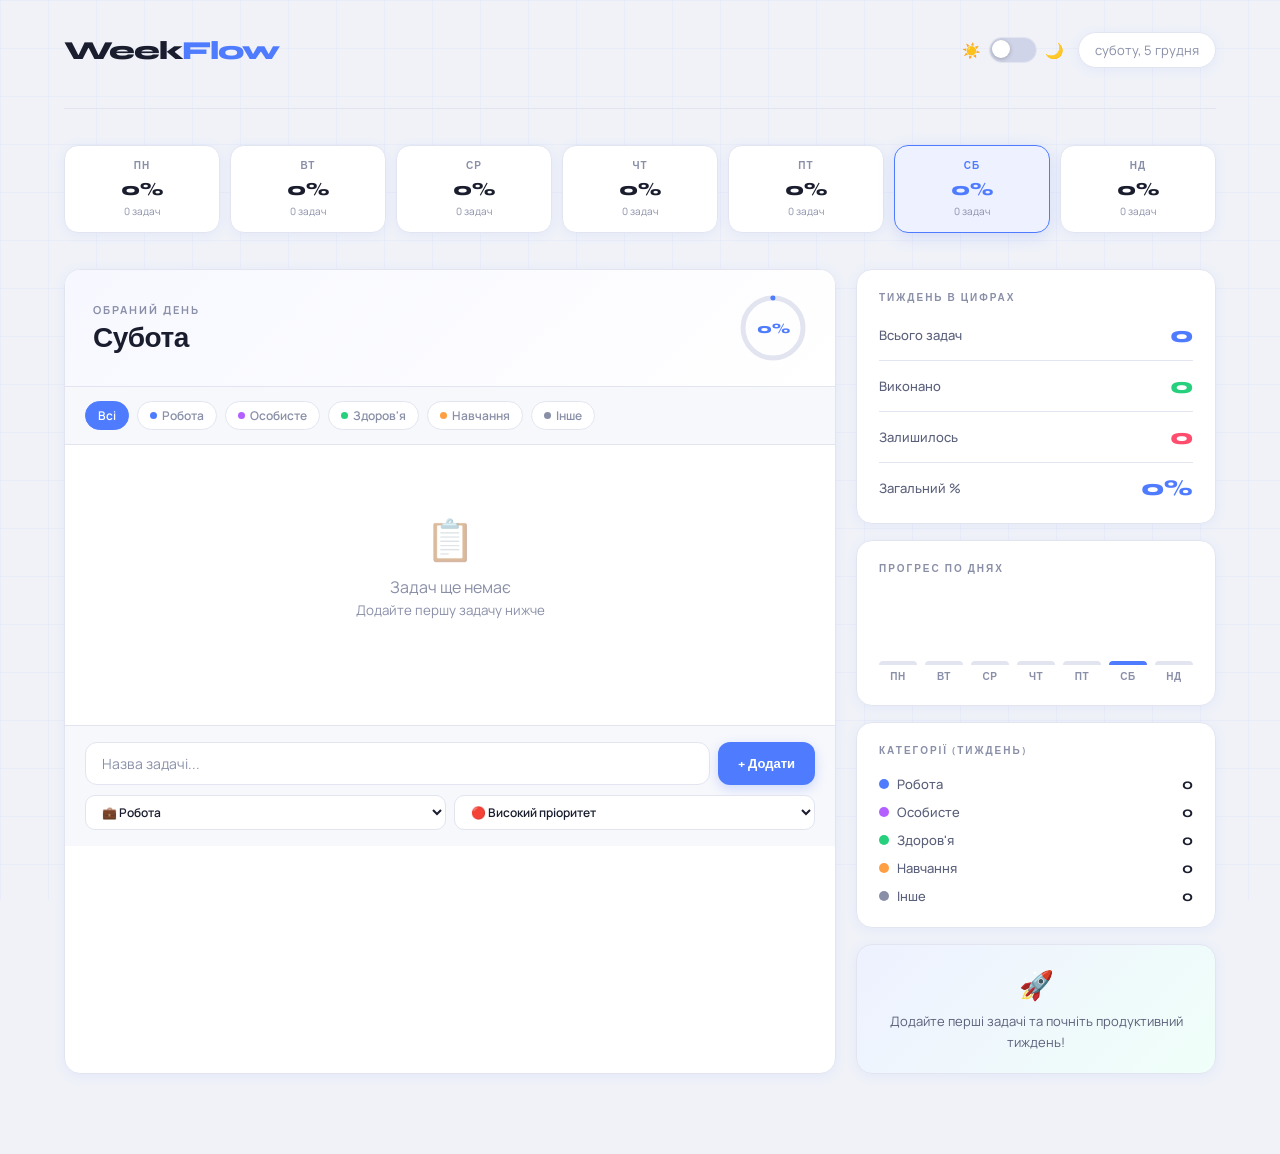
<file: index.html>
<!DOCTYPE html>
<html lang="uk">

<head>
    <meta charset="UTF-8">
    <meta name="viewport" content="width=device-width, initial-scale=1.0">
    <title>WeekFlow — Трекер задач</title>
    <link
        href="https://fonts.googleapis.com/css2?family=Syne:wght@400;600;700;800&family=Manrope:wght@300;400;500;600&display=swap"
        rel="stylesheet">
    <link rel="stylesheet" href="style.css">
</head>

<body>
    <div class="wrapper">
        <header>
            <div class="logo">Week<span>Flow</span></div>
            <div class="header-right">
                <label class="theme-toggle" title="Перемкнути тему">
                    <span class="theme-icon">&#9728;&#65039;</span>
                    <div class="toggle-switch">
                        <input type="checkbox" id="themeToggle" onchange="toggleTheme(this)">
                        <div class="toggle-track"></div>
                        <div class="toggle-thumb"></div>
                    </div>
                    <span class="theme-icon">&#127769;</span>
                </label>
                <div class="current-date" id="currentDate"></div>
            </div>
        </header>

        <div class="week-overview" id="weekOverview"></div>

        <div class="main-grid">
            <div class="day-panel">
                <div class="day-header">
                    <div>
                        <div
                            style="font-size:11px;color:var(--text-muted);letter-spacing:2px;text-transform:uppercase;margin-bottom:4px;font-weight:700;">
                            Обраний день</div>
                        <div class="day-title" id="selectedDayTitle">Понеділок</div>
                    </div>
                    <div class="day-progress-ring">
                        <svg width="68" height="68" viewBox="0 0 68 68">
                            <circle class="ring-bg" cx="34" cy="34" r="30" />
                            <circle class="ring-fill" id="ringFill" cx="34" cy="34" r="30" />
                        </svg>
                        <div class="ring-pct" id="ringPct">0%</div>
                    </div>
                </div>

                <div class="filters" id="filters">
                    <button class="filter-btn active" data-filter="all">Всі</button>
                    <button class="filter-btn" data-filter="cat-work"><span class="cat-dot"
                            style="background:var(--c-work)"></span>Робота</button>
                    <button class="filter-btn" data-filter="cat-personal"><span class="cat-dot"
                            style="background:var(--c-personal)"></span>Особисте</button>
                    <button class="filter-btn" data-filter="cat-health"><span class="cat-dot"
                            style="background:var(--c-health)"></span>Здоров'я</button>
                    <button class="filter-btn" data-filter="cat-study"><span class="cat-dot"
                            style="background:var(--c-study)"></span>Навчання</button>
                    <button class="filter-btn" data-filter="cat-other"><span class="cat-dot"
                            style="background:var(--c-other)"></span>Інше</button>
                </div>

                <div class="task-list" id="taskList"></div>

                <div class="add-form">
                    <div class="add-row-top">
                        <input class="add-input" id="taskInput" placeholder="Назва задачі..." maxlength="120">
                        <button class="add-btn" onclick="addTask()">+ Додати</button>
                    </div>
                    <div class="add-row-bottom">
                        <select class="select-styled" id="catSelect">
                            <option value="work">💼 Робота</option>
                            <option value="personal">👤 Особисте</option>
                            <option value="health">💪 Здоров'я</option>
                            <option value="study">📚 Навчання</option>
                            <option value="other">🔖 Інше</option>
                        </select>
                        <select class="select-styled" id="prioSelect">
                            <option value="high">🔴 Високий пріоритет</option>
                            <option value="mid">🟡 Середній пріоритет</option>
                            <option value="low">🟢 Низький пріоритет</option>
                        </select>
                    </div>
                </div>
            </div>

            <div class="stats-panel">
                <div class="stats-card">
                    <h3>Тиждень в цифрах</h3>
                    <div class="stat-row">
                        <span class="stat-label">Всього задач</span>
                        <span class="stat-value blue" id="statTotal">0</span>
                    </div>
                    <div class="stat-row">
                        <span class="stat-label">Виконано</span>
                        <span class="stat-value green" id="statDone">0</span>
                    </div>
                    <div class="stat-row">
                        <span class="stat-label">Залишилось</span>
                        <span class="stat-value pink" id="statLeft">0</span>
                    </div>
                    <div class="stat-row">
                        <span class="stat-label">Загальний %</span>
                        <span class="stat-value blue" id="statPct">0%</span>
                    </div>
                </div>

                <div class="stats-card">
                    <h3>Прогрес по днях</h3>
                    <div class="bar-chart" id="barChart"></div>
                </div>

                <div class="stats-card">
                    <h3>Категорії (тиждень)</h3>
                    <div class="cat-legend" id="catLegend"></div>
                </div>

                <div class="motivation" id="motivationBlock">
                    <div class="emoji">🚀</div>
                    <p>Додайте перші задачі та почніть продуктивний тиждень!</p>
                </div>
            </div>
        </div>
    </div>

<script src="main.js"></script>
</body>

</html>
</file>
<file: style.css>
:root {
    --bg: #f0f2f8;
    --surface: #ffffff;
    --surface2: #f7f8fc;
    --border: #e2e5f0;
    --border2: #d0d4e8;
    --accent: #4f7cff;
    --accent-light: #eef1ff;
    --text: #1a1d2e;
    --text-muted: #8a8fa8;
    --text-soft: #5a5f7a;
    --radius: 16px;
    --shadow: 0 2px 12px rgba(79, 124, 255, 0.08);
    --shadow-hover: 0 8px 24px rgba(79, 124, 255, 0.14);
    --p-high: #ff4d6d;
    --p-high-bg: #fff0f3;
    --p-high-border: #ffc2cc;
    --p-mid: #ff9f43;
    --p-mid-bg: #fff8f0;
    --p-mid-border: #ffd9a8;
    --p-low: #26d07c;
    --p-low-bg: #f0fef7;
    --p-low-border: #a8f0cd;
    --c-work: #4f7cff;
    --c-personal: #b45fff;
    --c-health: #26d07c;
    --c-study: #ff9f43;
    --c-other: #8a8fa8;
}

* {
    box-sizing: border-box;
    margin: 0;
    padding: 0;
}

body {
    background: var(--bg);
    color: var(--text);
    font-family: 'Manrope', sans-serif;
    min-height: 100vh;
}

body::before {
    content: '';
    position: fixed;
    inset: 0;
    background-image:
        linear-gradient(rgba(79, 124, 255, 0.04) 1px, transparent 1px),
        linear-gradient(90deg, rgba(79, 124, 255, 0.04) 1px, transparent 1px);
    background-size: 48px 48px;
    pointer-events: none;
}

.wrapper {
    position: relative;
    z-index: 1;
    max-width: 1200px;
    margin: 0 auto;
    padding: 0 24px 80px;
}

header {
    display: flex;
    align-items: center;
    justify-content: space-between;
    padding: 32px 0 40px;
    border-bottom: 1.5px solid var(--border);
    margin-bottom: 36px;
}

.logo {
    font-family: 'Syne', sans-serif;
    font-size: 26px;
    font-weight: 800;
    letter-spacing: -1px;
}

.logo span {
    color: var(--accent);
}

.current-date {
    font-size: 13px;
    color: var(--text-muted);
    background: var(--surface);
    padding: 8px 16px;
    border-radius: 100px;
    border: 1.5px solid var(--border);
    box-shadow: var(--shadow);
}

.week-overview {
    display: grid;
    grid-template-columns: repeat(7, 1fr);
    gap: 10px;
    margin-bottom: 36px;
}

.week-mini {
    background: var(--surface);
    border: 1.5px solid var(--border);
    border-radius: 14px;
    padding: 14px 10px;
    text-align: center;
    cursor: pointer;
    transition: all 0.22s ease;
    position: relative;
    overflow: hidden;
    box-shadow: var(--shadow);
}

.week-mini::after {
    content: '';
    position: absolute;
    bottom: 0;
    left: 0;
    right: 0;
    height: 3px;
    background: var(--accent);
    transform: scaleX(var(--pct, 0));
    transform-origin: left;
    transition: transform 0.5s cubic-bezier(0.34, 1.56, 0.64, 1);
}

.week-mini.active {
    border-color: var(--accent);
    background: var(--accent-light);
    box-shadow: 0 4px 16px rgba(79, 124, 255, 0.18);
}

.week-mini.today .day-abbr {
    color: var(--accent);
    font-weight: 800;
}

.week-mini:hover {
    transform: translateY(-2px);
    box-shadow: var(--shadow-hover);
}

.day-abbr {
    font-family: 'Syne', sans-serif;
    font-size: 10px;
    font-weight: 700;
    letter-spacing: 1px;
    text-transform: uppercase;
    color: var(--text-muted);
    margin-bottom: 6px;
}

.day-pct {
    font-family: 'Syne', sans-serif;
    font-size: 18px;
    font-weight: 800;
    color: var(--text);
}

.week-mini.active .day-pct {
    color: var(--accent);
}

.day-task-count {
    font-size: 10px;
    color: var(--text-muted);
    margin-top: 4px;
}

.main-grid {
    display: grid;
    grid-template-columns: 1fr 360px;
    gap: 20px;
}

@media (max-width: 900px) {
    .main-grid {
        grid-template-columns: 1fr;
    }

    .week-overview {
        grid-template-columns: repeat(4, 1fr);
    }
}

.day-panel {
    background: var(--surface);
    border: 1.5px solid var(--border);
    border-radius: var(--radius);
    box-shadow: var(--shadow);
    overflow: hidden;
}

.day-header {
    padding: 24px 28px;
    display: flex;
    align-items: center;
    justify-content: space-between;
    border-bottom: 1.5px solid var(--border);
    background: linear-gradient(135deg, #f7f8ff, #ffffff);
}

.day-title {
    font-family: 'Syne', sans-serif;
    font-size: 28px;
    font-weight: 800;
    letter-spacing: -0.5px;
}

.day-progress-ring {
    position: relative;
    width: 68px;
    height: 68px;
}

.day-progress-ring svg {
    transform: rotate(-90deg);
}

.ring-bg {
    fill: none;
    stroke: var(--border);
    stroke-width: 5;
}

.ring-fill {
    fill: none;
    stroke: var(--accent);
    stroke-width: 5;
    stroke-linecap: round;
    stroke-dasharray: 188;
    stroke-dashoffset: 188;
    transition: stroke-dashoffset 0.7s cubic-bezier(0.34, 1.56, 0.64, 1);
}

.ring-pct {
    position: absolute;
    inset: 0;
    display: flex;
    align-items: center;
    justify-content: center;
    font-family: 'Syne', sans-serif;
    font-size: 14px;
    font-weight: 800;
    color: var(--accent);
}

.filters {
    display: flex;
    gap: 8px;
    padding: 14px 20px;
    border-bottom: 1.5px solid var(--border);
    flex-wrap: wrap;
    background: var(--surface2);
}

.filter-btn {
    padding: 5px 12px;
    border-radius: 100px;
    border: 1.5px solid var(--border);
    background: var(--surface);
    font-family: 'Manrope', sans-serif;
    font-size: 12px;
    font-weight: 600;
    color: var(--text-muted);
    cursor: pointer;
    transition: all 0.18s;
    display: flex;
    align-items: center;
    gap: 5px;
}

.filter-btn.active {
    background: var(--accent);
    border-color: var(--accent);
    color: #fff;
}

.filter-btn:hover:not(.active) {
    border-color: var(--accent);
    color: var(--accent);
}

.cat-dot {
    display: inline-block;
    width: 7px;
    height: 7px;
    border-radius: 50%;
}

.task-list {
    padding: 16px 20px;
    min-height: 280px;
}

.task-empty {
    text-align: center;
    padding: 50px 20px;
    color: var(--text-muted);
}

.task-empty .empty-icon {
    font-size: 40px;
    margin-bottom: 10px;
    opacity: 0.5;
}

.task-item {
    display: flex;
    align-items: center;
    gap: 12px;
    padding: 12px 14px;
    border-radius: 12px;
    background: var(--surface2);
    border: 1.5px solid var(--border);
    margin-bottom: 8px;
    transition: all 0.2s ease;
    animation: slideIn 0.28s ease;
    position: relative;
    overflow: hidden;
}

.task-item::before {
    content: '';
    position: absolute;
    left: 0;
    top: 0;
    bottom: 0;
    width: 3px;
}

.task-item.priority-high::before {
    background: var(--p-high);
}

.task-item.priority-mid::before {
    background: var(--p-mid);
}

.task-item.priority-low::before {
    background: var(--p-low);
}

.task-item.priority-high {
    border-color: var(--p-high-border);
    background: var(--p-high-bg);
}

.task-item.priority-mid {
    border-color: var(--p-mid-border);
    background: var(--p-mid-bg);
}

.task-item.priority-low {
    border-color: var(--p-low-border);
    background: var(--p-low-bg);
}

.task-item:hover {
    transform: translateX(3px);
    box-shadow: var(--shadow);
}

@keyframes slideIn {
    from {
        opacity: 0;
        transform: translateX(-10px);
    }

    to {
        opacity: 1;
        transform: translateX(0);
    }
}

.task-checkbox {
    width: 20px;
    height: 20px;
    border-radius: 6px;
    border: 2px solid var(--border2);
    cursor: pointer;
    flex-shrink: 0;
    display: flex;
    align-items: center;
    justify-content: center;
    transition: all 0.2s;
    background: var(--surface);
}

.task-checkbox.checked {
    background: var(--accent);
    border-color: var(--accent);
}

.task-checkbox.checked::after {
    content: '✓';
    color: #fff;
    font-size: 11px;
    font-weight: 800;
}

.task-body {
    flex: 1;
    min-width: 0;
}

.task-meta {
    display: flex;
    align-items: center;
    gap: 6px;
    margin-bottom: 3px;
}

.task-cat-badge,
.task-priority-badge {
    font-size: 10px;
    font-weight: 700;
    padding: 2px 7px;
    border-radius: 100px;
}

.badge-work {
    background: #eef1ff;
    color: var(--c-work);
}

.badge-personal {
    background: #f7eeff;
    color: var(--c-personal);
}

.badge-health {
    background: #edfff7;
    color: var(--c-health);
}

.badge-study {
    background: #fff8ee;
    color: var(--c-study);
}

.badge-other {
    background: #f4f4f8;
    color: var(--c-other);
}

.badge-high {
    background: var(--p-high-bg);
    color: var(--p-high);
}

.badge-mid {
    background: var(--p-mid-bg);
    color: var(--p-mid);
}

.badge-low {
    background: var(--p-low-bg);
    color: var(--p-low);
}

.task-text {
    font-size: 14px;
    font-weight: 500;
    color: var(--text);
    white-space: nowrap;
    overflow: hidden;
    text-overflow: ellipsis;
}

.task-text.done {
    text-decoration: line-through;
    color: var(--text-muted);
}

.task-delete {
    width: 26px;
    height: 26px;
    border-radius: 8px;
    border: none;
    background: transparent;
    color: var(--text-muted);
    cursor: pointer;
    display: flex;
    align-items: center;
    justify-content: center;
    font-size: 16px;
    opacity: 0;
    transition: all 0.18s;
    flex-shrink: 0;
}

.task-item:hover .task-delete {
    opacity: 1;
}

.task-delete:hover {
    background: var(--p-high-bg);
    color: var(--p-high);
}

.add-form {
    padding: 16px 20px;
    border-top: 1.5px solid var(--border);
    background: var(--surface2);
}

.add-row-top {
    display: flex;
    gap: 8px;
    margin-bottom: 10px;
}

.add-input {
    flex: 1;
    background: var(--surface);
    border: 1.5px solid var(--border);
    border-radius: 12px;
    padding: 11px 16px;
    color: var(--text);
    font-family: 'Manrope', sans-serif;
    font-size: 14px;
    outline: none;
    transition: border-color 0.2s;
}

.add-input:focus {
    border-color: var(--accent);
}

.add-input::placeholder {
    color: var(--text-muted);
}

.add-btn {
    background: var(--accent);
    color: #fff;
    border: none;
    border-radius: 12px;
    padding: 11px 20px;
    font-family: 'Syne', sans-serif;
    font-size: 13px;
    font-weight: 700;
    cursor: pointer;
    transition: all 0.2s;
    box-shadow: 0 4px 12px rgba(79, 124, 255, 0.25);
}

.add-btn:hover {
    transform: scale(1.04);
    box-shadow: 0 6px 18px rgba(79, 124, 255, 0.35);
}

.add-row-bottom {
    display: flex;
    gap: 8px;
}

.select-styled {
    background: var(--surface);
    border: 1.5px solid var(--border);
    border-radius: 10px;
    padding: 7px 12px;
    font-family: 'Manrope', sans-serif;
    font-size: 12px;
    font-weight: 600;
    color: var(--text);
    cursor: pointer;
    outline: none;
    transition: border-color 0.2s;
    flex: 1;
}

.select-styled:focus {
    border-color: var(--accent);
}

.stats-panel {
    display: flex;
    flex-direction: column;
    gap: 16px;
}

.stats-card {
    background: var(--surface);
    border: 1.5px solid var(--border);
    border-radius: var(--radius);
    padding: 22px;
    box-shadow: var(--shadow);
}

.stats-card h3 {
    font-family: 'Syne', sans-serif;
    font-size: 10px;
    font-weight: 700;
    letter-spacing: 2px;
    text-transform: uppercase;
    color: var(--text-muted);
    margin-bottom: 18px;
}

.stat-row {
    display: flex;
    justify-content: space-between;
    align-items: center;
    margin-bottom: 12px;
    padding-bottom: 12px;
    border-bottom: 1px solid var(--border);
}

.stat-row:last-child {
    margin-bottom: 0;
    padding-bottom: 0;
    border-bottom: none;
}

.stat-label {
    font-size: 13px;
    color: var(--text-soft);
    font-weight: 500;
}

.stat-value {
    font-family: 'Syne', sans-serif;
    font-size: 22px;
    font-weight: 800;
}

.stat-value.blue {
    color: var(--accent);
}

.stat-value.green {
    color: var(--p-low);
}

.stat-value.pink {
    color: var(--p-high);
}

.bar-chart {
    display: flex;
    align-items: flex-end;
    gap: 8px;
    height: 90px;
}

.bar-wrap {
    flex: 1;
    display: flex;
    flex-direction: column;
    align-items: center;
    gap: 6px;
    height: 100%;
    cursor: pointer;
}

.bar-col {
    flex: 1;
    width: 100%;
    display: flex;
    align-items: flex-end;
}

.bar-fill {
    width: 100%;
    background: var(--border);
    border-radius: 6px 6px 0 0;
    transition: height 0.5s cubic-bezier(0.34, 1.56, 0.64, 1);
    min-height: 4px;
}

.bar-fill.active {
    background: var(--accent);
}

.bar-fill.has-data {
    background: #bfd0ff;
}

.bar-label {
    font-size: 10px;
    font-weight: 700;
    letter-spacing: 0.5px;
    color: var(--text-muted);
    font-family: 'Syne', sans-serif;
    text-transform: uppercase;
}

.cat-legend {
    display: flex;
    flex-direction: column;
    gap: 10px;
}

.cat-legend-row {
    display: flex;
    align-items: center;
    justify-content: space-between;
}

.cat-legend-left {
    display: flex;
    align-items: center;
    gap: 8px;
    font-size: 13px;
    color: var(--text-soft);
    font-weight: 500;
}

.cat-color-dot {
    width: 10px;
    height: 10px;
    border-radius: 50%;
    flex-shrink: 0;
}

.cat-count {
    font-family: 'Syne', sans-serif;
    font-size: 15px;
    font-weight: 700;
    color: var(--text);
}

.motivation {
    background: linear-gradient(135deg, #eef1ff, #f0fff9);
    border: 1.5px solid var(--border);
    border-radius: var(--radius);
    padding: 20px 22px;
    text-align: center;
    box-shadow: var(--shadow);
}

.motivation .emoji {
    font-size: 28px;
    margin-bottom: 8px;
}

.motivation p {
    font-size: 13px;
    color: var(--text-soft);
    line-height: 1.6;
}

.motivation strong {
    color: var(--accent);
}

/* Dark theme */
body.dark {
    --bg: #0f1117;
    --surface: #1a1d2b;
    --surface2: #141720;
    --border: #2a2d3e;
    --border2: #3a3d50;
    --accent: #a3ff47;
    --accent-light: #1e2a10;
    --text: #e8eaf2;
    --text-muted: #5a5f7a;
    --text-soft: #9a9fb8;
    --shadow: 0 2px 12px rgba(0, 0, 0, 0.4);
    --shadow-hover: 0 8px 24px rgba(0, 0, 0, 0.5);
    --p-high: #ff4d6d;
    --p-high-bg: #1e0d12;
    --p-high-border: #3d1520;
    --p-mid: #ff9f43;
    --p-mid-bg: #1e1508;
    --p-mid-border: #3d2a10;
    --p-low: #26d07c;
    --p-low-bg: #0a1e14;
    --p-low-border: #123320;
}

body.dark .logo span {
    color: var(--accent);
}

body.dark .add-btn {
    background: var(--accent);
    color: #0f1117;
    box-shadow: 0 4px 16px rgba(163, 255, 71, 0.25);
}

body.dark .add-btn:hover {
    box-shadow: 0 6px 22px rgba(163, 255, 71, 0.38);
}

body.dark .filter-btn.active {
    background: var(--accent);
    border-color: var(--accent);
    color: #0f1117;
}

body.dark .week-mini.active {
    border-color: var(--accent);
    background: var(--accent-light);
    box-shadow: 0 4px 16px rgba(163, 255, 71, 0.18);
}

body.dark .week-mini.active .day-pct {
    color: var(--accent);
}

body.dark .week-mini.today .day-abbr {
    color: var(--accent);
}

body.dark .ring-fill {
    stroke: var(--accent);
}

body.dark .ring-pct {
    color: var(--accent);
}

body.dark .task-checkbox.checked {
    background: var(--accent);
    border-color: var(--accent);
}

body.dark .task-checkbox.checked::after {
    color: #0f1117;
}

body.dark .stat-value.blue {
    color: var(--accent);
}

body.dark .bar-fill.active {
    background: var(--accent);
}

body.dark .bar-fill.has-data {
    background: #2a3d1a;
}

body.dark .motivation {
    background: linear-gradient(135deg, #1a1d2b, #141e14);
}

body.dark .motivation strong {
    color: var(--accent);
}

body.dark .day-header {
    background: linear-gradient(135deg, #1a1d2b, #141720);
}

body.dark .badge-work {
    background: #1a2040;
    color: #6a9fff;
}

body.dark .badge-personal {
    background: #2a1540;
    color: #c47fff;
}

body.dark .badge-health {
    background: #0d2018;
    color: #40e090;
}

body.dark .badge-study {
    background: #201808;
    color: #ffb060;
}

body.dark .badge-other {
    background: #1a1d2b;
    color: #7a7f98;
}

body.dark .badge-high {
    background: var(--p-high-bg);
    color: var(--p-high);
}

body.dark .badge-mid {
    background: var(--p-mid-bg);
    color: var(--p-mid);
}

body.dark .badge-low {
    background: var(--p-low-bg);
    color: var(--p-low);
}

body,
.stats-card,
.day-panel,
.week-mini,
.motivation,
.current-date,
.add-form,
.filters,
.day-header,
.task-item,
.filter-btn,
.select-styled,
.add-input {
    transition: background 0.4s, border-color 0.35s, color 0.35s, box-shadow 0.35s;
}

/* Toggle switch */
.header-right {
    display: flex;
    align-items: center;
    gap: 14px;
}

.theme-toggle {
    display: flex;
    align-items: center;
    gap: 8px;
    cursor: pointer;
}

.theme-icon {
    font-size: 15px;
    user-select: none;
}

.toggle-switch {
    position: relative;
    width: 48px;
    height: 26px;
    flex-shrink: 0;
}

.toggle-switch input {
    opacity: 0;
    width: 0;
    height: 0;
    position: absolute;
}

.toggle-track {
    position: absolute;
    inset: 0;
    background: var(--border2);
    border-radius: 100px;
    border: 1.5px solid var(--border);
    transition: background 0.3s, border-color 0.3s;
}

.toggle-switch input:checked~.toggle-track {
    background: #a3ff47;
    border-color: #a3ff47;
}

.toggle-thumb {
    position: absolute;
    top: 3px;
    left: 3px;
    width: 18px;
    height: 18px;
    background: #fff;
    border-radius: 50%;
    transition: transform 0.3s cubic-bezier(0.34, 1.56, 0.64, 1);
    box-shadow: 0 1px 4px rgba(0, 0, 0, 0.25);
}

.toggle-switch input:checked~.toggle-thumb {
    transform: translateX(22px);
    background: #0f1117;
}
</file>
